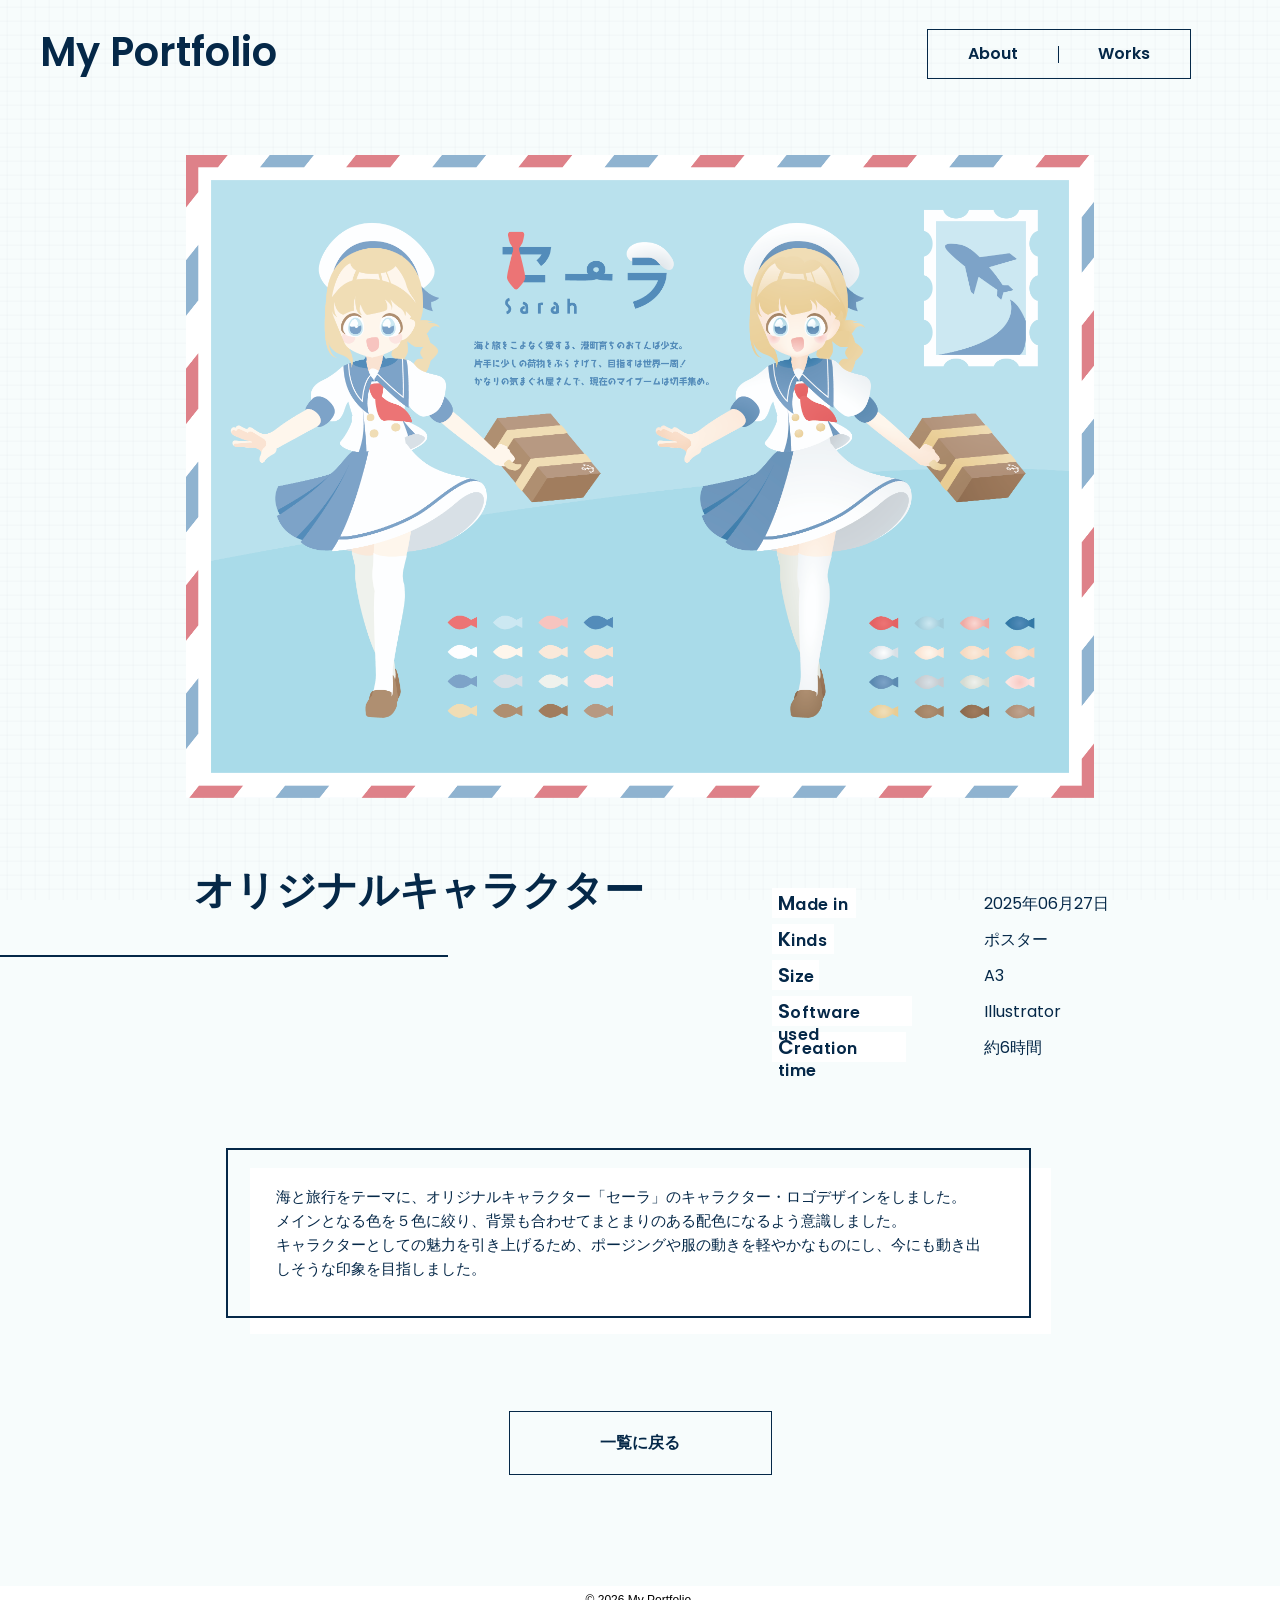
<file: works02.html>
<!DOCTYPE html>
<html lang="ja">
<head>
	<meta charset="UTF-8" />
	<meta name="viewport" content="width=device-width,initial-scale=1"><title>My Portfolio</title>
	<link rel="stylesheet" href="destyle.css">
	<link rel="stylesheet" href="style.css">
	<link rel="preconnect" href="https://fonts.googleapis.com">
	<link rel="preconnect" href="https://fonts.gstatic.com" crossorigin>
	<link href="https://fonts.googleapis.com/css2?family=Poppins:wght@400;600&display=swap" rel="stylesheet">
</head>
<body id="top">
	<header class="header">
		<h1 class="header_title"><a href="index.html#top">My Portfolio</a></h1>
		<input type="checkbox" id="navi_button">
		<label for="navi_button" class="navi_icon"><span></span></label>
		<nav class="globalnav">
			<ul class="header_button">
				<li><a href="index.html#about">About</a></li>
				<li><a href="index.html#works">Works</a></li>
			</ul>
		</nav>
	</header>
	
	<section>
		<div class="work_line2"></div>
		<div class="work_main_W">
			<div class="work_txt_W">
				<h2 class="work_title_W">オリジナルキャラクター</h2>
				<div class="work_data_box">
					<ul class="work_dataname">
						<li class="work_dataname1"><span class="work_datename_first">M</span>ade in</li>
						<li class="work_dataname2"><span class="work_datename_first">K</span>inds</li>
						<li class="work_dataname3"><span class="work_datename_first">S</span>ize</li>
						<li class="work_dataname4"><span class="work_datename_first">S</span>oftware used</li>
						<li class="work_dataname5"><span class="work_datename_first">C</span>reation time</li>
					</ul>
					<ul class="work_data">
						<li>2025年06月27日</li>
						<li>ポスター</li>
						<li>A3</li>
						<li>Illustrator</li>
						<li>約6時間</li>
					</ul>
				</div>
			</div>
			<div class="work_img_W">
				<img src="oc.png" alt="" width="908" height="642">
			</div>
		</div>

		<div class="work_concept_box">
			<div class="work_concept_space">
				<p class="work_concept">海と旅行をテーマに、オリジナルキャラクター「セーラ」のキャラクター・ロゴデザインをしました。<br>メインとなる色を５色に絞り、背景も合わせてまとまりのある配色になるよう意識しました。<br>キャラクターとしての魅力を引き上げるため、ポージングや服の動きを軽やかなものにし、今にも動き出しそうな印象を目指しました。</p>
			</div>
		</div>
	</section>

	<p class="work_back"><a href="index.html#works">一覧に戻る</a></p>

	<div class="footer">
		<p class="copyright">©︎ 2026 My Portfolio.</p>
	</div>
</body>
</html>
</file>
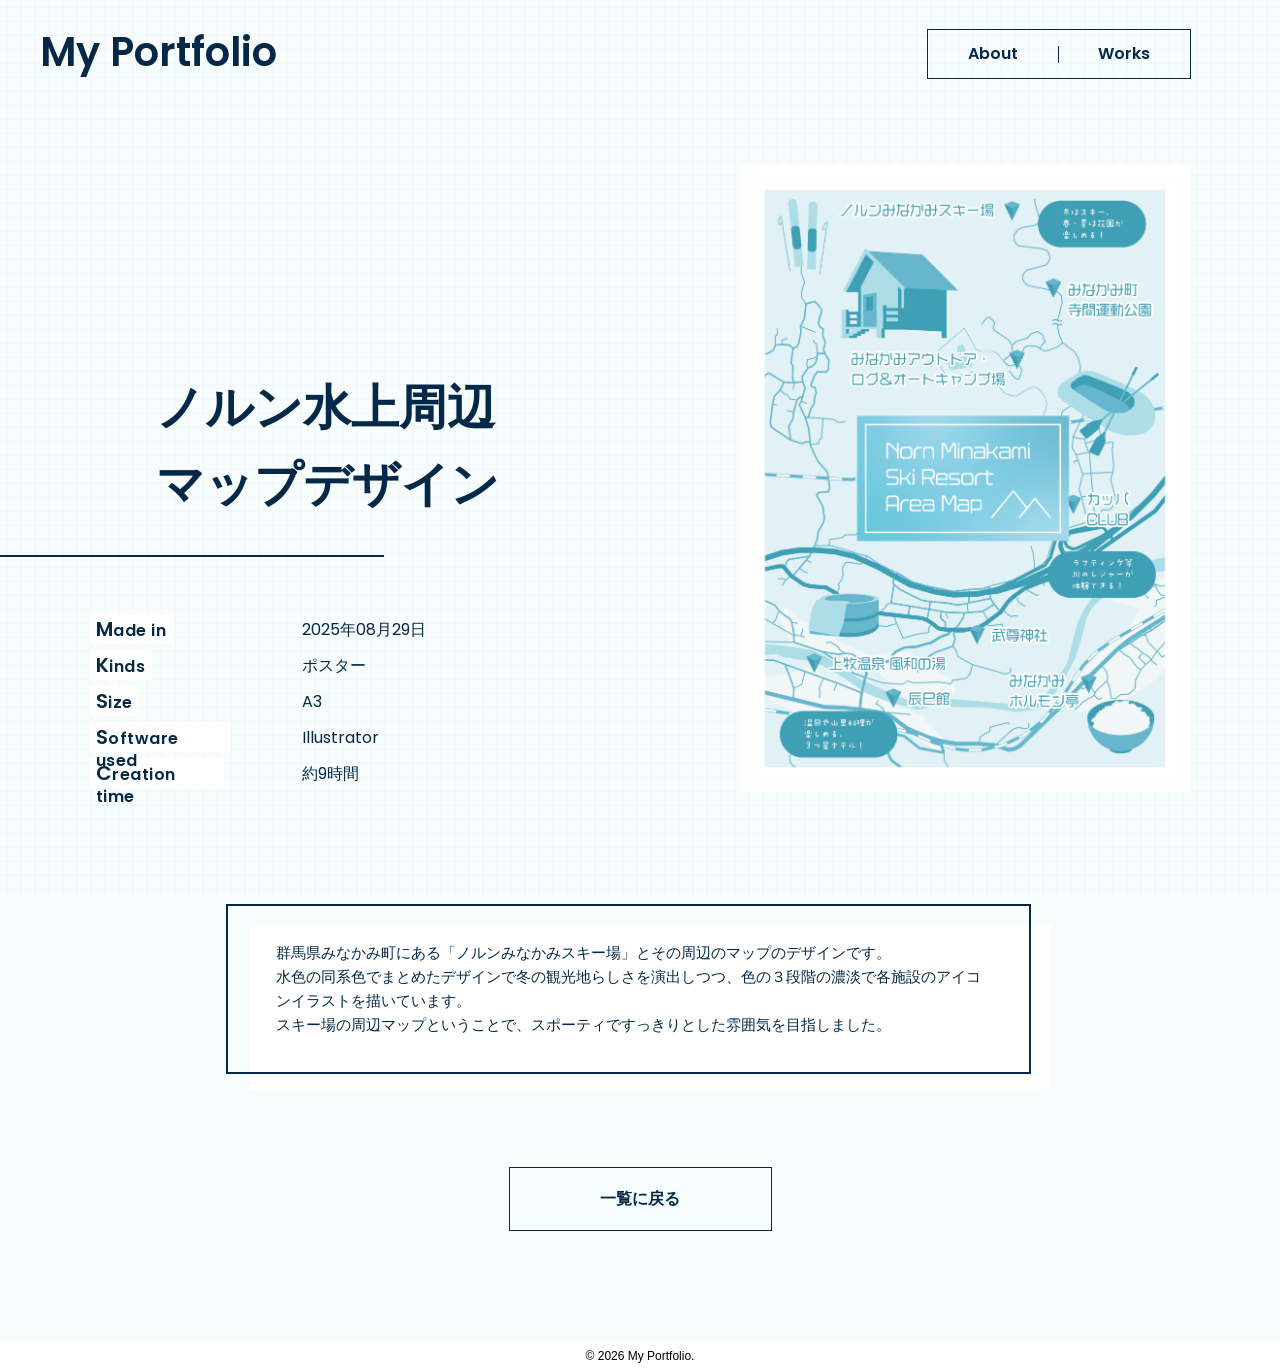
<file: works04.html>
<!DOCTYPE html>
<html lang="ja">
<head>
	<meta charset="UTF-8" />
	<meta name="viewport" content="width=device-width,initial-scale=1"><title>My Portfolio</title>
	<link rel="stylesheet" href="destyle.css">
	<link rel="stylesheet" href="style.css">
	<link rel="preconnect" href="https://fonts.googleapis.com">
	<link rel="preconnect" href="https://fonts.gstatic.com" crossorigin>
	<link href="https://fonts.googleapis.com/css2?family=Poppins:wght@400;600&display=swap" rel="stylesheet">
</head>
<body id="top">
	<header class="header">
		<h1 class="header_title"><a href="index.html#top">My Portfolio</a></h1>
		<input type="checkbox" id="navi_button">
		<label for="navi_button" class="navi_icon"><span></span></label>
		<nav class="globalnav">
			<ul class="header_button">
				<li><a href="index.html#about">About</a></li>
				<li><a href="index.html#works">Works</a></li>
			</ul>
		</nav>
	</header>
	
	<section>
		<div class="work_line1"></div>
		<div class="work_main">
			<div class="work_txt">
				<h2 class="work_title">ノルン水上周辺<br>マップデザイン</h2>
				<div class="work_data_box">
					<ul class="work_dataname">
						<li class="work_dataname1"><span class="work_datename_first">M</span>ade in</li>
						<li class="work_dataname2"><span class="work_datename_first">K</span>inds</li>
						<li class="work_dataname3"><span class="work_datename_first">S</span>ize</li>
						<li class="work_dataname4"><span class="work_datename_first">S</span>oftware used</li>
						<li class="work_dataname5"><span class="work_datename_first">C</span>reation time</li>
					</ul>
					<ul class="work_data">
						<li>2025年08月29日</li>
						<li>ポスター</li>
						<li>A3</li>
						<li>Illustrator</li>
						<li>約9時間</li>
					</ul>
				</div>
			</div>
			<div class="work_img">
				<img src="map.png" alt="" width="450" height="642">
			</div>
		</div>

		<div class="work_concept_box">
			<div class="work_concept_space">
				<p class="work_concept">群馬県みなかみ町にある「ノルンみなかみスキー場」とその周辺のマップのデザインです。<br>水色の同系色でまとめたデザインで冬の観光地らしさを演出しつつ、色の３段階の濃淡で各施設のアイコンイラストを描いています。<br>スキー場の周辺マップということで、スポーティですっきりとした雰囲気を目指しました。</p>
			</div>
		</div>

	</section>

	<p class="work_back"><a href="index.html#works">一覧に戻る</a></p>

	<div class="footer">
		<p class="copyright">©︎ 2026 My Portfolio.</p>
	</div>
</body>
</html>
</file>
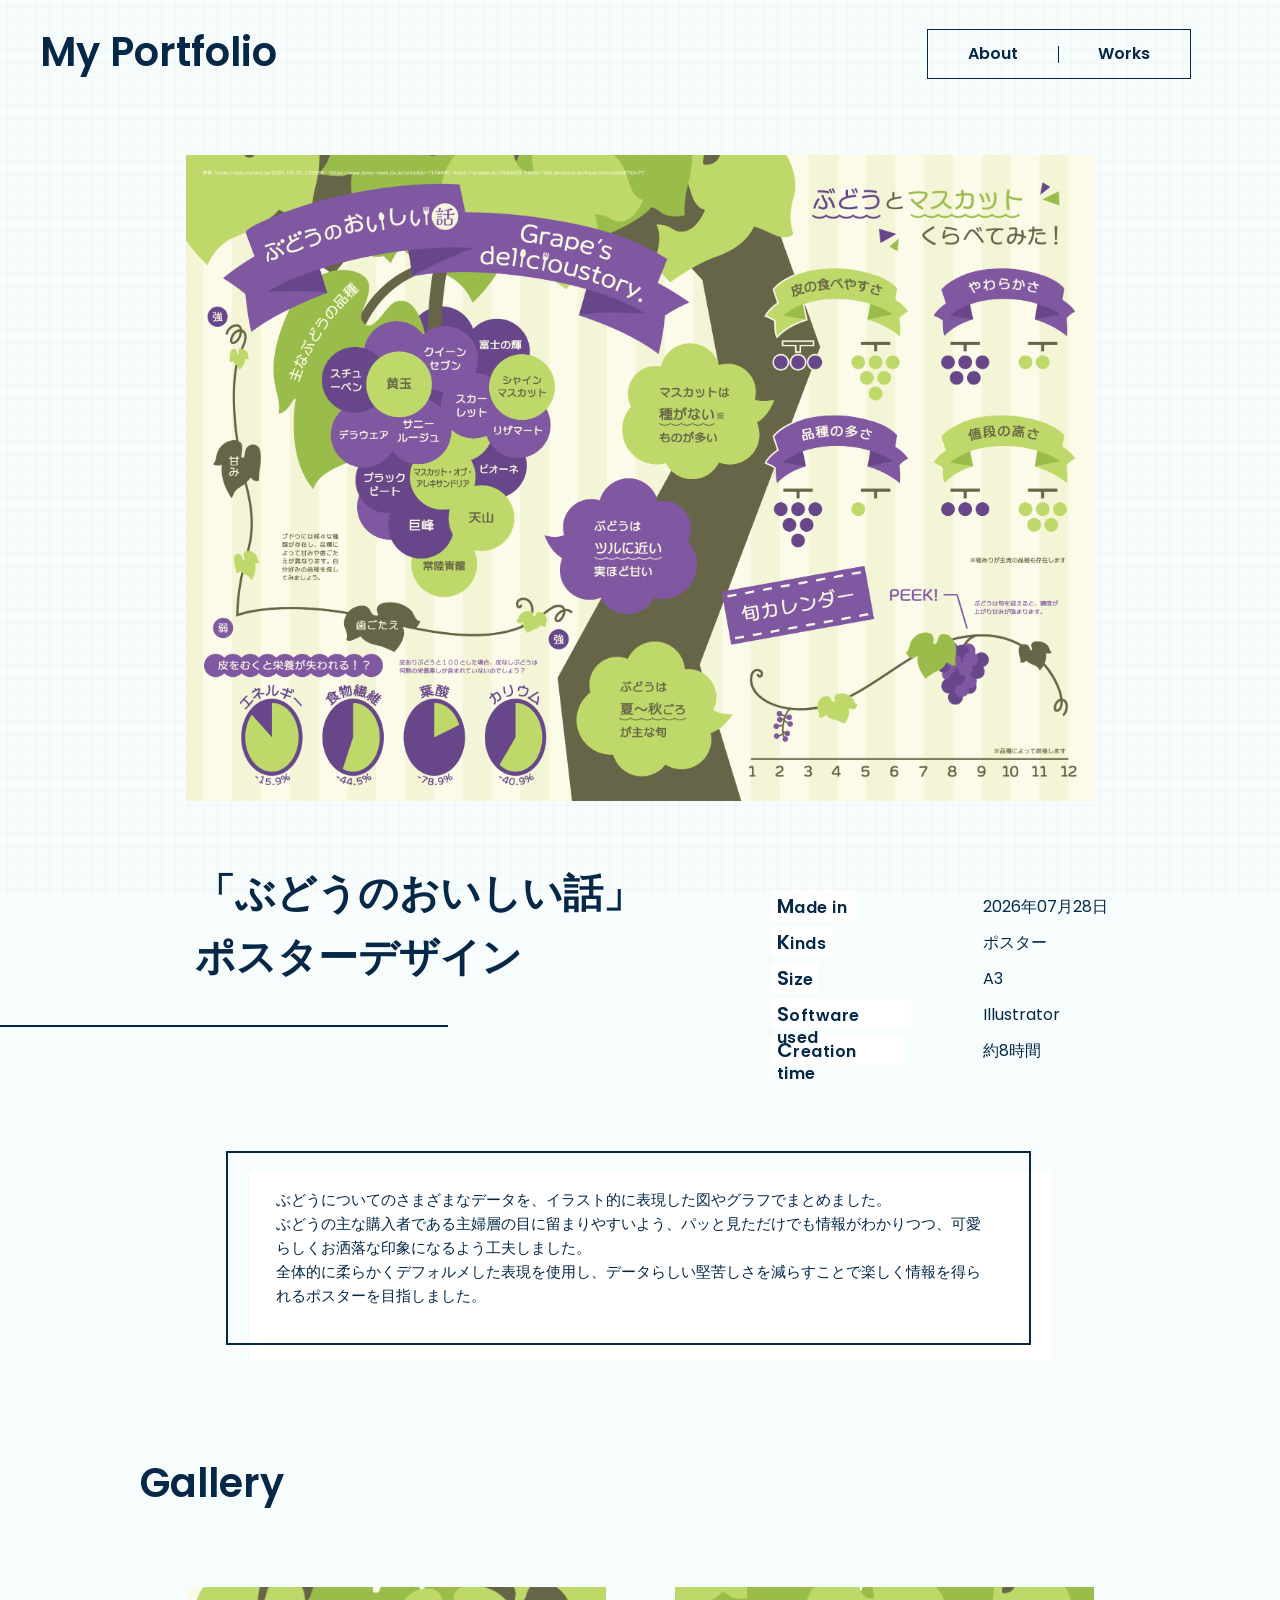
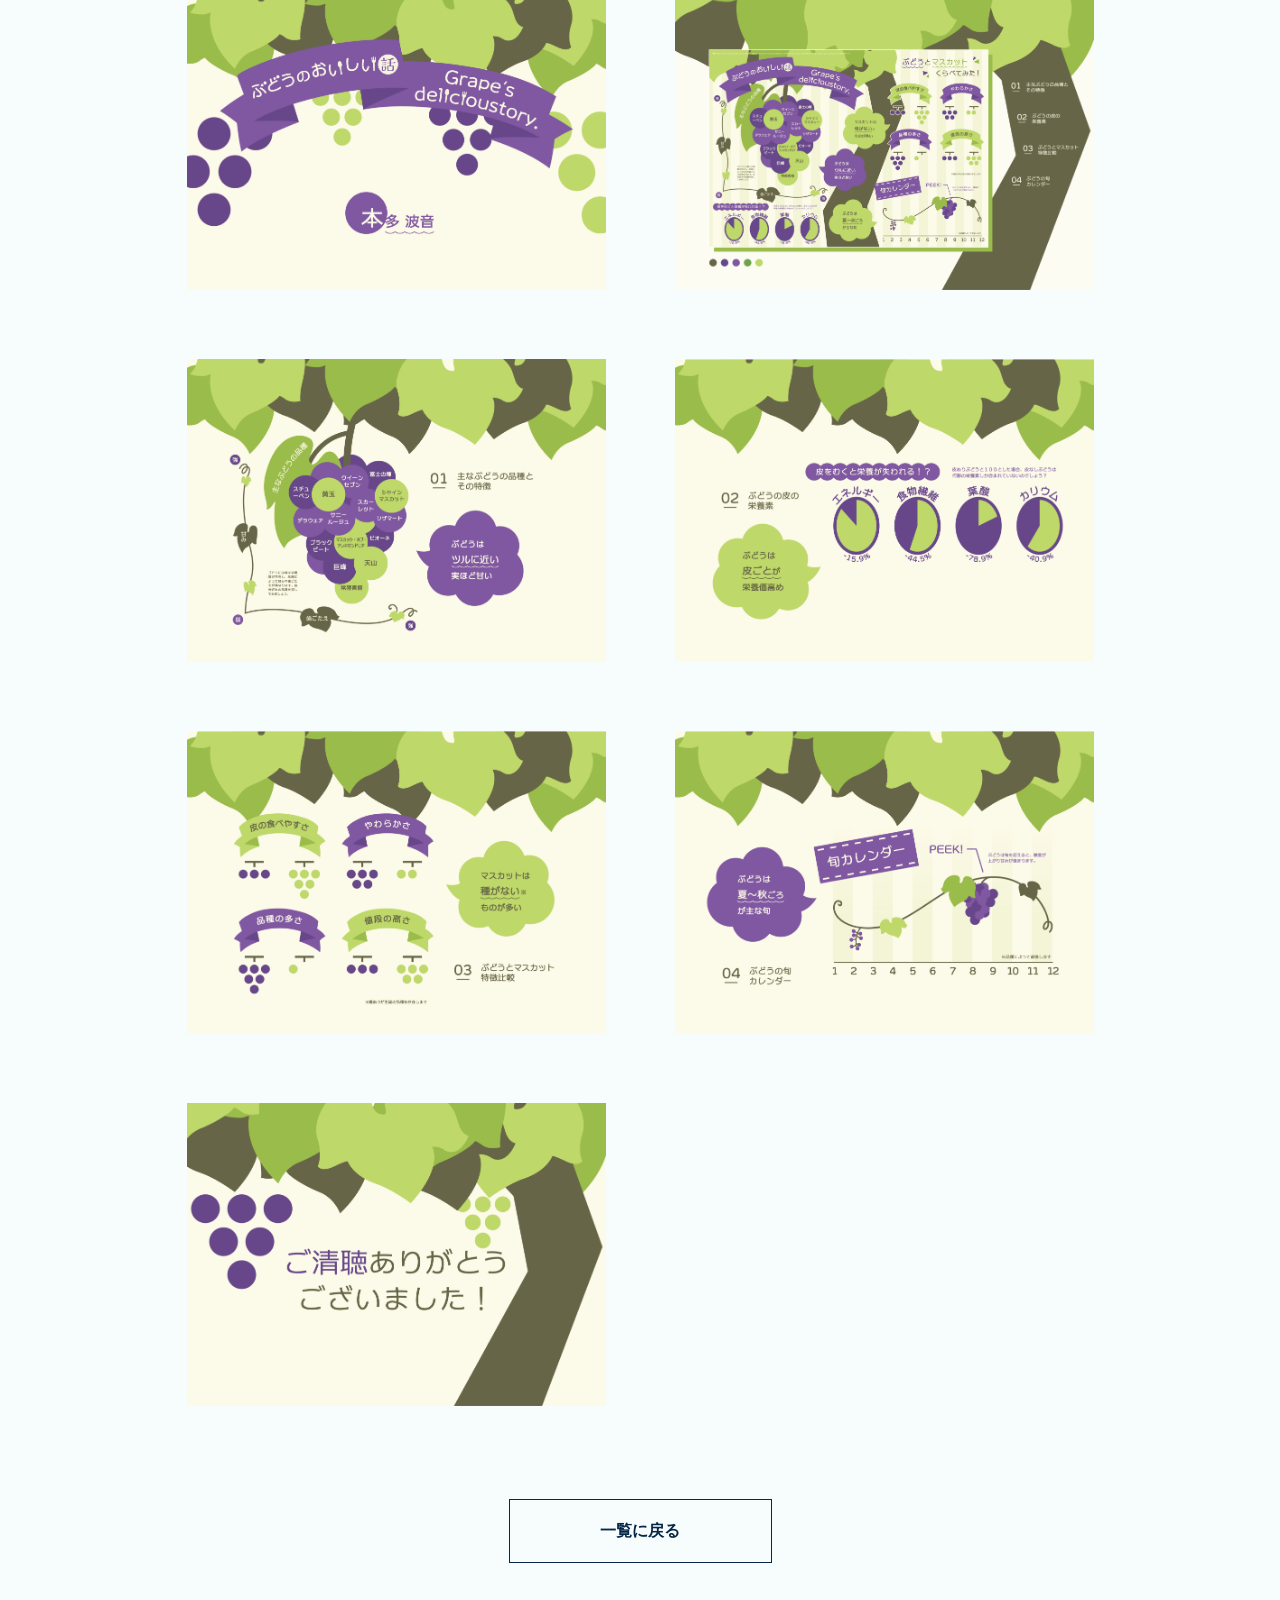
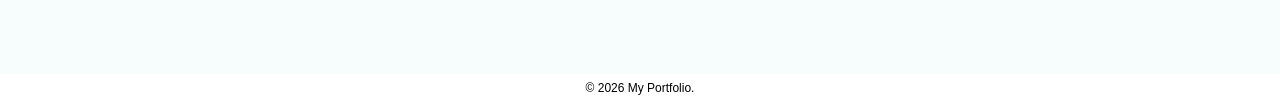
<file: works06.html>
<!DOCTYPE html>
<html lang="ja">
<head>
	<meta charset="UTF-8" />
	<meta name="viewport" content="width=device-width,initial-scale=1"><title>My Portfolio</title>
	<link rel="stylesheet" href="destyle.css">
	<link rel="stylesheet" href="style.css">
	<link rel="preconnect" href="https://fonts.googleapis.com">
	<link rel="preconnect" href="https://fonts.gstatic.com" crossorigin>
	<link href="https://fonts.googleapis.com/css2?family=Poppins:wght@400;600&display=swap" rel="stylesheet">
</head>
<body id="top">
	<header class="header">
		<h1 class="header_title"><a href="index.html#top">My Portfolio</a></h1>
		<input type="checkbox" id="navi_button">
		<label for="navi_button" class="navi_icon"><span></span></label>
		<nav class="globalnav">
			<ul class="header_button">
				<li><a href="index.html#about">About</a></li>
				<li><a href="index.html#works">Works</a></li>
			</ul>
		</nav>
	</header>
	
	<section>
		<div class="work_line4"></div>
		<div class="work_main_W">
			<div class="work_txt_W2">
				<h2 class="work_title_W2">「ぶどうのおいしい話」<br>ポスターデザイン</h2>
				<div class="work_data_box">
					<ul class="work_dataname">
						<li class="work_dataname1"><span class="work_datename_first">M</span>ade in</li>
						<li class="work_dataname2"><span class="work_datename_first">K</span>inds</li>
						<li class="work_dataname3"><span class="work_datename_first">S</span>ize</li>
						<li class="work_dataname4"><span class="work_datename_first">S</span>oftware used</li>
						<li class="work_dataname5"><span class="work_datename_first">C</span>reation time</li>
					</ul>
					<ul class="work_data">
						<li>2026年07月28日</li>
						<li>ポスター</li>
						<li>A3</li>
						<li>Illustrator</li>
						<li>約8時間</li>
					</ul>
				</div>
			</div>
			<div class="work_img_W">
				<img src="grape.png" alt="" width="908" height="642">
			</div>
		</div>

		<div class="work_concept_box">
			<div class="work_concept_space">
				<p class="work_concept">ぶどうについてのさまざまなデータを、イラスト的に表現した図やグラフでまとめました。<br>ぶどうの主な購入者である主婦層の目に留まりやすいよう、パッと見ただけでも情報がわかりつつ、可愛らしくお洒落な印象になるよう工夫しました。<br>全体的に柔らかくデフォルメした表現を使用し、データらしい堅苦しさを減らすことで楽しく情報を得られるポスターを目指しました。</p>
			</div>
		</div>
	</section>
	
	<section>
		<div class="pagespace">
			<div class="work_gallery">
				<h2 class="title">Gallery</h2>
			</div>
		</div>
		<div class="work_gallery_space">
			<div class="work_gallery_grid">
				<img src="grapepresen1.png" alt="" width="411" height="297">
				<img src="grapepresen2.png" alt="" width="411" height="297">
				<img src="grapepresen3.png" alt="" width="411" height="297">
				<img src="grapepresen4.png" alt="" width="411" height="297">
				<img src="grapepresen5.png" alt="" width="411" height="297">
				<img src="grapepresen6.png" alt="" width="411" height="297">
				<img src="grapepresen7.png" alt="" width="411" height="297">
			</div>
		</div>
	</section>

	<p class="work_back"><a href="index.html#works">一覧に戻る</a></p>

	<div class="footer">
		<p class="copyright">©︎ 2026 My Portfolio.</p>
	</div>
</body>
</html>
</file>
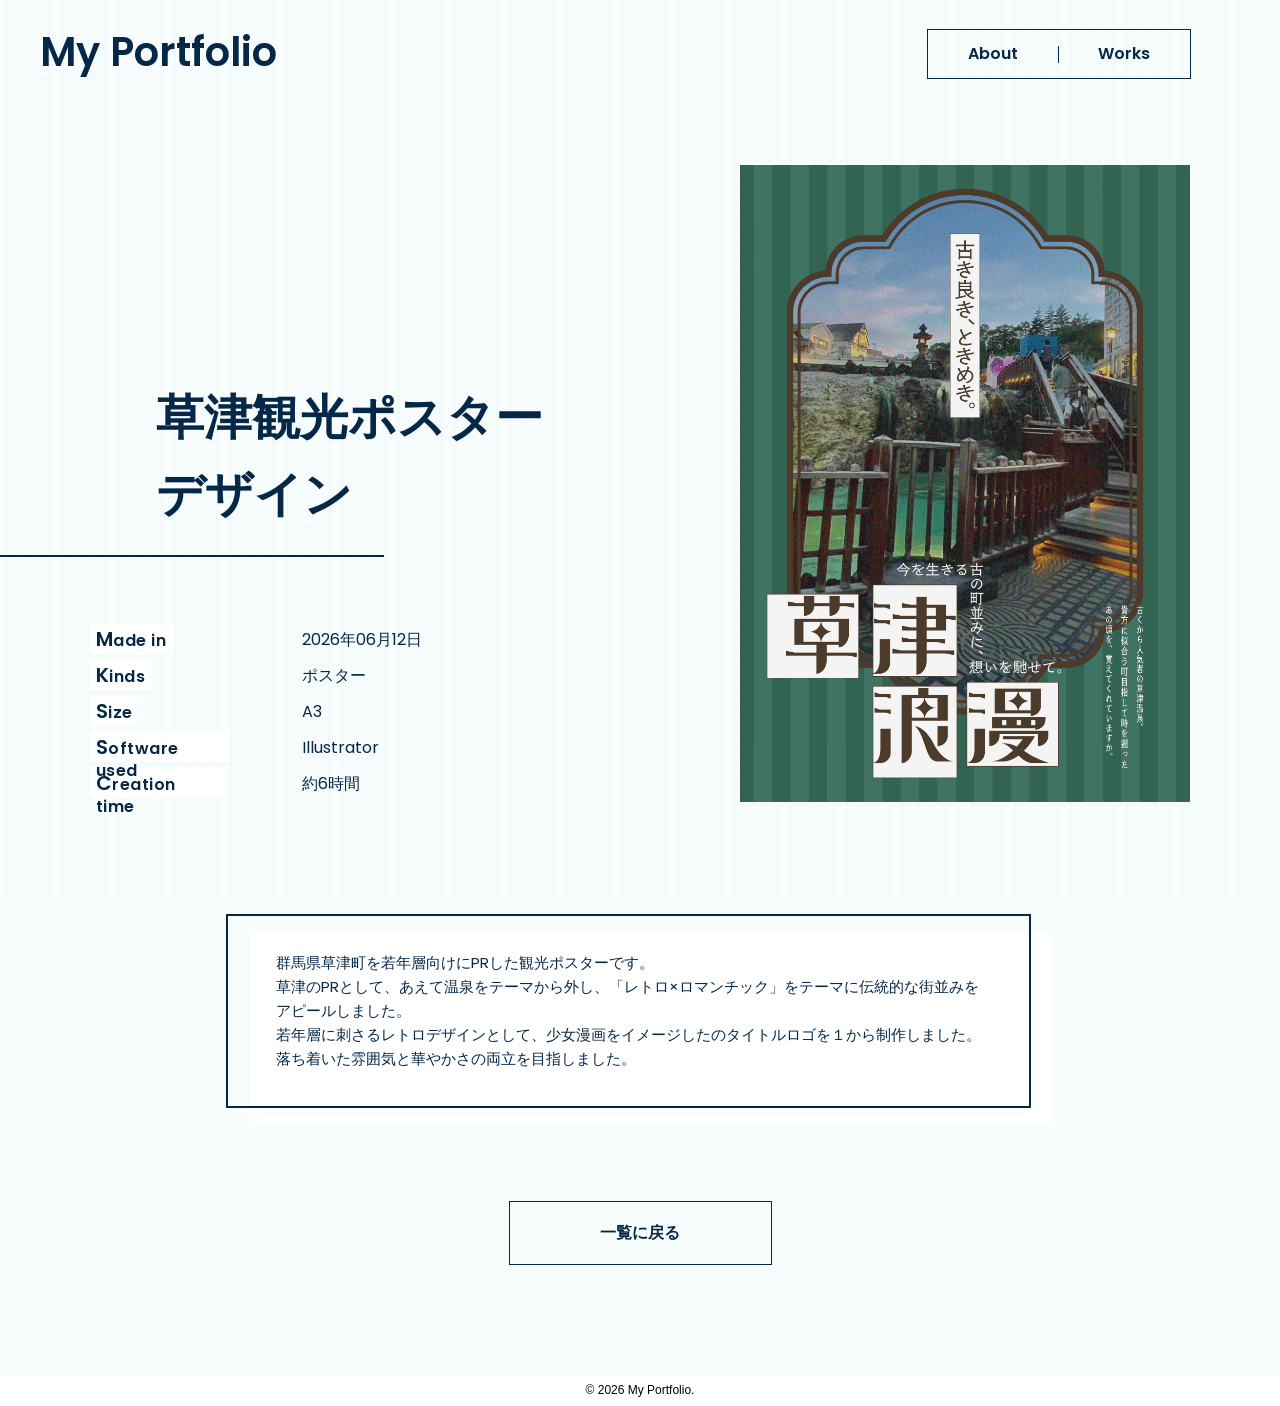
<file: works08.html>
<!DOCTYPE html>
<html lang="ja">
<head>
	<meta charset="UTF-8" />
	<meta name="viewport" content="width=device-width,initial-scale=1"><title>My Portfolio</title>
	<link rel="stylesheet" href="destyle.css">
	<link rel="stylesheet" href="style.css">
	<link rel="preconnect" href="https://fonts.googleapis.com">
	<link rel="preconnect" href="https://fonts.gstatic.com" crossorigin>
	<link href="https://fonts.googleapis.com/css2?family=Poppins:wght@400;600&display=swap" rel="stylesheet">
</head>
<body id="top">
	<header class="header">
		<h1 class="header_title"><a href="index.html#top">My Portfolio</a></h1>
		<input type="checkbox" id="navi_button">
		<label for="navi_button" class="navi_icon"><span></span></label>
		<nav class="globalnav">
			<ul class="header_button">
				<li><a href="index.html#about">About</a></li>
				<li><a href="index.html#works">Works</a></li>
			</ul>
		</nav>
	</header>
	
	<section>
		<div class="work_line1"></div>
		<div class="work_main">
			<div class="work_txt">
				<h2 class="work_title">草津観光ポスター<br>デザイン</h2>
				<div class="work_data_box">
					<ul class="work_dataname">
						<li class="work_dataname1"><span class="work_datename_first">M</span>ade in</li>
						<li class="work_dataname2"><span class="work_datename_first">K</span>inds</li>
						<li class="work_dataname3"><span class="work_datename_first">S</span>ize</li>
						<li class="work_dataname4"><span class="work_datename_first">S</span>oftware used</li>
						<li class="work_dataname5"><span class="work_datename_first">C</span>reation time</li>
					</ul>
					<ul class="work_data">
						<li>2026年06月12日</li>
						<li>ポスター</li>
						<li>A3</li>
						<li>Illustrator</li>
						<li>約6時間</li>
					</ul>
				</div>
			</div>
			<div class="work_img">
				<img src="kusatsu.png" alt="" width="450" height="642">
			</div>
		</div>

		<div class="work_concept_box">
			<div class="work_concept_space">
				<p class="work_concept">群馬県草津町を若年層向けにPRした観光ポスターです。<br>草津のPRとして、あえて温泉をテーマから外し、「レトロ×ロマンチック」をテーマに伝統的な街並みをアピールしました。<br>若年層に刺さるレトロデザインとして、少女漫画をイメージしたのタイトルロゴを１から制作しました。<br>落ち着いた雰囲気と華やかさの両立を目指しました。</p>
			</div>
		</div>

	</section>

	<p class="work_back"><a href="index.html#works">一覧に戻る</a></p>

	<div class="footer">
		<p class="copyright">©︎ 2026 My Portfolio.</p>
	</div>
</body>
</html>
</file>
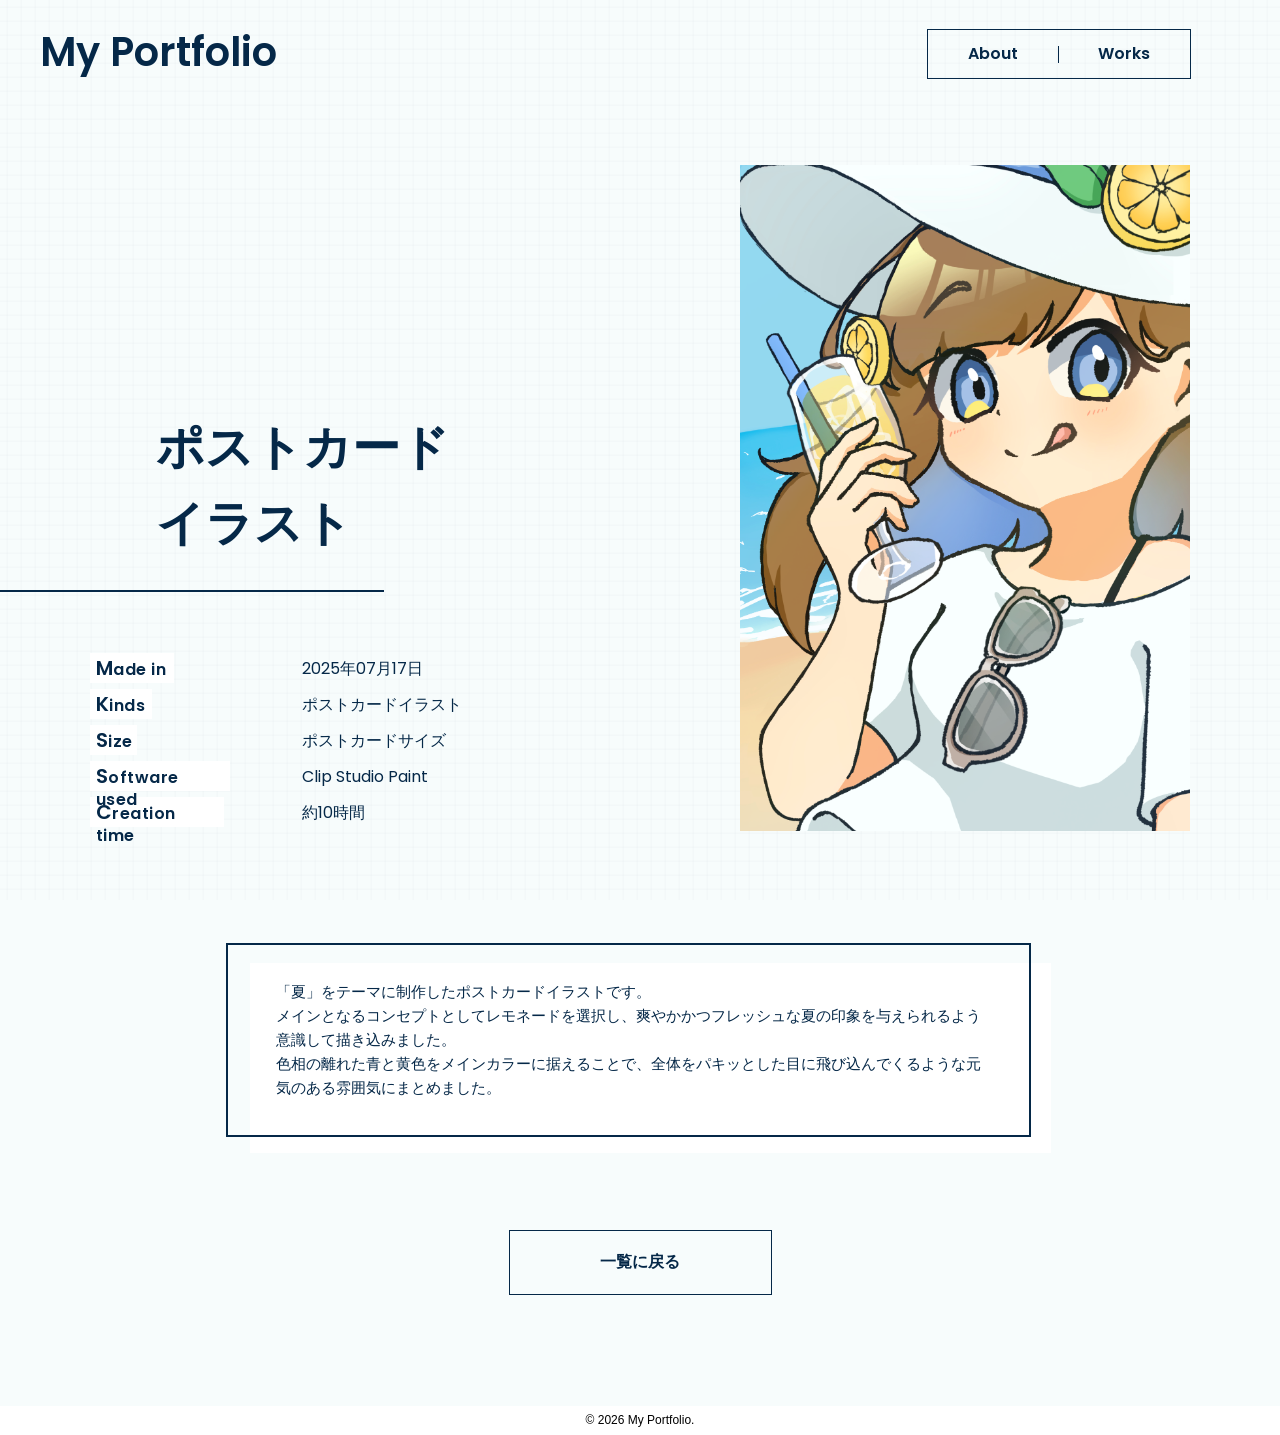
<file: works09.html>
<!DOCTYPE html>
<html lang="ja">
<head>
	<meta charset="UTF-8" />
	<meta name="viewport" content="width=device-width,initial-scale=1"><title>My Portfolio</title>
	<link rel="stylesheet" href="destyle.css">
	<link rel="stylesheet" href="style.css">
	<link rel="preconnect" href="https://fonts.googleapis.com">
	<link rel="preconnect" href="https://fonts.gstatic.com" crossorigin>
	<link href="https://fonts.googleapis.com/css2?family=Poppins:wght@400;600&display=swap" rel="stylesheet">
</head>
<body id="top">
	<header class="header">
		<h1 class="header_title"><a href="index.html#top">My Portfolio</a></h1>
		<input type="checkbox" id="navi_button">
		<label for="navi_button" class="navi_icon"><span></span></label>
		<nav class="globalnav">
			<ul class="header_button">
				<li><a href="index.html#about">About</a></li>
				<li><a href="index.html#works">Works</a></li>
			</ul>
		</nav>
	</header>
	
	<section>
		<div class="work_line5"></div>
		<div class="work_main">
			<div class="work_txt">
				<h2 class="work_title">ポストカード<br>イラスト</h2>
				<div class="work_data_box">
					<ul class="work_dataname">
						<li class="work_dataname1"><span class="work_datename_first">M</span>ade in</li>
						<li class="work_dataname2"><span class="work_datename_first">K</span>inds</li>
						<li class="work_dataname3"><span class="work_datename_first">S</span>ize</li>
						<li class="work_dataname4"><span class="work_datename_first">S</span>oftware used</li>
						<li class="work_dataname5"><span class="work_datename_first">C</span>reation time</li>
					</ul>
					<ul class="work_data">
						<li>2025年07月17日</li>
						<li>ポストカードイラスト</li>
						<li>ポストカードサイズ</li>
						<li>Clip Studio Paint</li>
						<li>約10時間</li>
					</ul>
				</div>
			</div>
			<div class="work_img">
				<img src="summer.png" alt="" width="450" height="666">
			</div>
		</div>

		<div class="work_concept_box">
			<div class="work_concept_space">
				<p class="work_concept">「夏」をテーマに制作したポストカードイラストです。<br>メインとなるコンセプトとしてレモネードを選択し、爽やかかつフレッシュな夏の印象を与えられるよう意識して描き込みました。<br>色相の離れた青と黄色をメインカラーに据えることで、全体をパキッとした目に飛び込んでくるような元気のある雰囲気にまとめました。</p>
			</div>
		</div>

	</section>

	<p class="work_back"><a href="index.html#works">一覧に戻る</a></p>

	<div class="footer">
		<p class="copyright">©︎ 2026 My Portfolio.</p>
	</div>
</body>
</html>
</file>
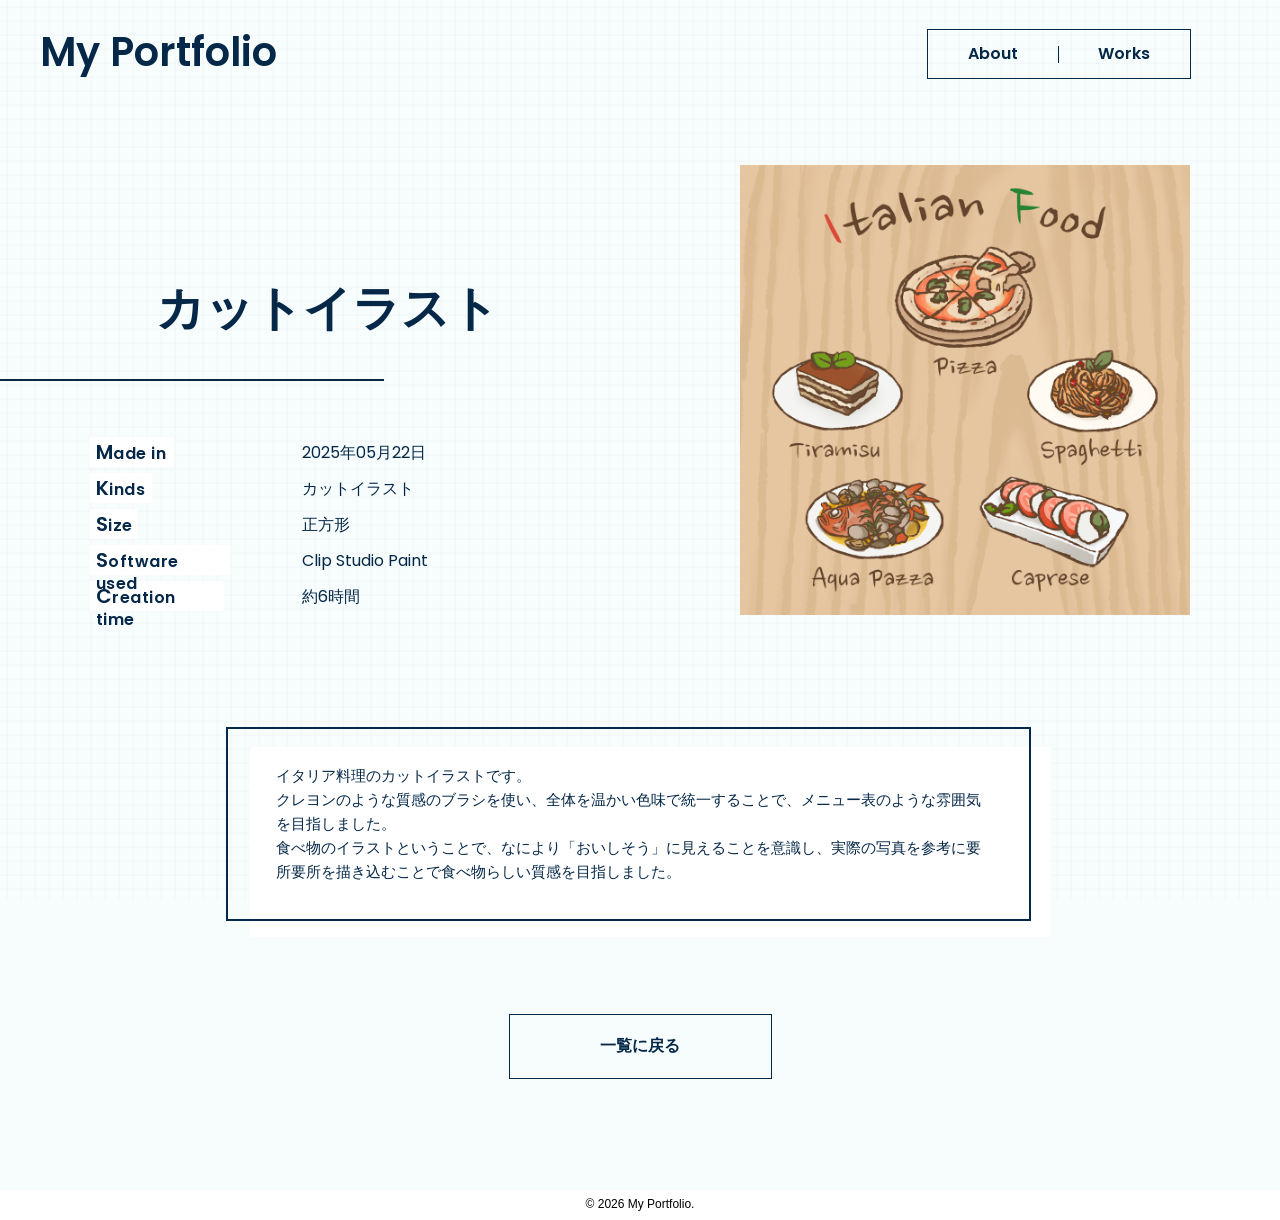
<file: works10.html>
<!DOCTYPE html>
<html lang="ja">
<head>
	<meta charset="UTF-8" />
	<meta name="viewport" content="width=device-width,initial-scale=1"><title>My Portfolio</title>
	<link rel="stylesheet" href="destyle.css">
	<link rel="stylesheet" href="style.css">
	<link rel="preconnect" href="https://fonts.googleapis.com">
	<link rel="preconnect" href="https://fonts.gstatic.com" crossorigin>
	<link href="https://fonts.googleapis.com/css2?family=Poppins:wght@400;600&display=swap" rel="stylesheet">
</head>
<body id="top">
	<header class="header">
		<h1 class="header_title"><a href="index.html#top">My Portfolio</a></h1>
		<input type="checkbox" id="navi_button">
		<label for="navi_button" class="navi_icon"><span></span></label>
		<nav class="globalnav">
			<ul class="header_button">
				<li><a href="index.html#about">About</a></li>
				<li><a href="index.html#works">Works</a></li>
			</ul>
		</nav>
	</header>
	
	<section>
		<div class="work_line6"></div>
		<div class="work_main">
			<div class="work_txt">
				<h2 class="work_title">カットイラスト</h2>
				<div class="work_data_box">
					<ul class="work_dataname">
						<li class="work_dataname1"><span class="work_datename_first">M</span>ade in</li>
						<li class="work_dataname2"><span class="work_datename_first">K</span>inds</li>
						<li class="work_dataname3"><span class="work_datename_first">S</span>ize</li>
						<li class="work_dataname4"><span class="work_datename_first">S</span>oftware used</li>
						<li class="work_dataname5"><span class="work_datename_first">C</span>reation time</li>
					</ul>
					<ul class="work_data">
						<li>2025年05月22日</li>
						<li>カットイラスト</li>
						<li>正方形</li>
						<li>Clip Studio Paint</li>
						<li>約6時間</li>
					</ul>
				</div>
			</div>
			<div class="work_img">
				<img src="Italian.png" alt="" width="450" height="450">
			</div>
		</div>

		<div class="work_concept_box">
			<div class="work_concept_space">
				<p class="work_concept">イタリア料理のカットイラストです。<br>クレヨンのような質感のブラシを使い、全体を温かい色味で統一することで、メニュー表のような雰囲気を目指しました。<br>食べ物のイラストということで、なにより「おいしそう」に見えることを意識し、実際の写真を参考に要所要所を描き込むことで食べ物らしい質感を目指しました。</p>
			</div>
		</div>

	</section>

	<p class="work_back"><a href="index.html#works">一覧に戻る</a></p>

	<div class="footer">
		<p class="copyright">©︎ 2026 My Portfolio.</p>
	</div>
</body>
</html>
</file>
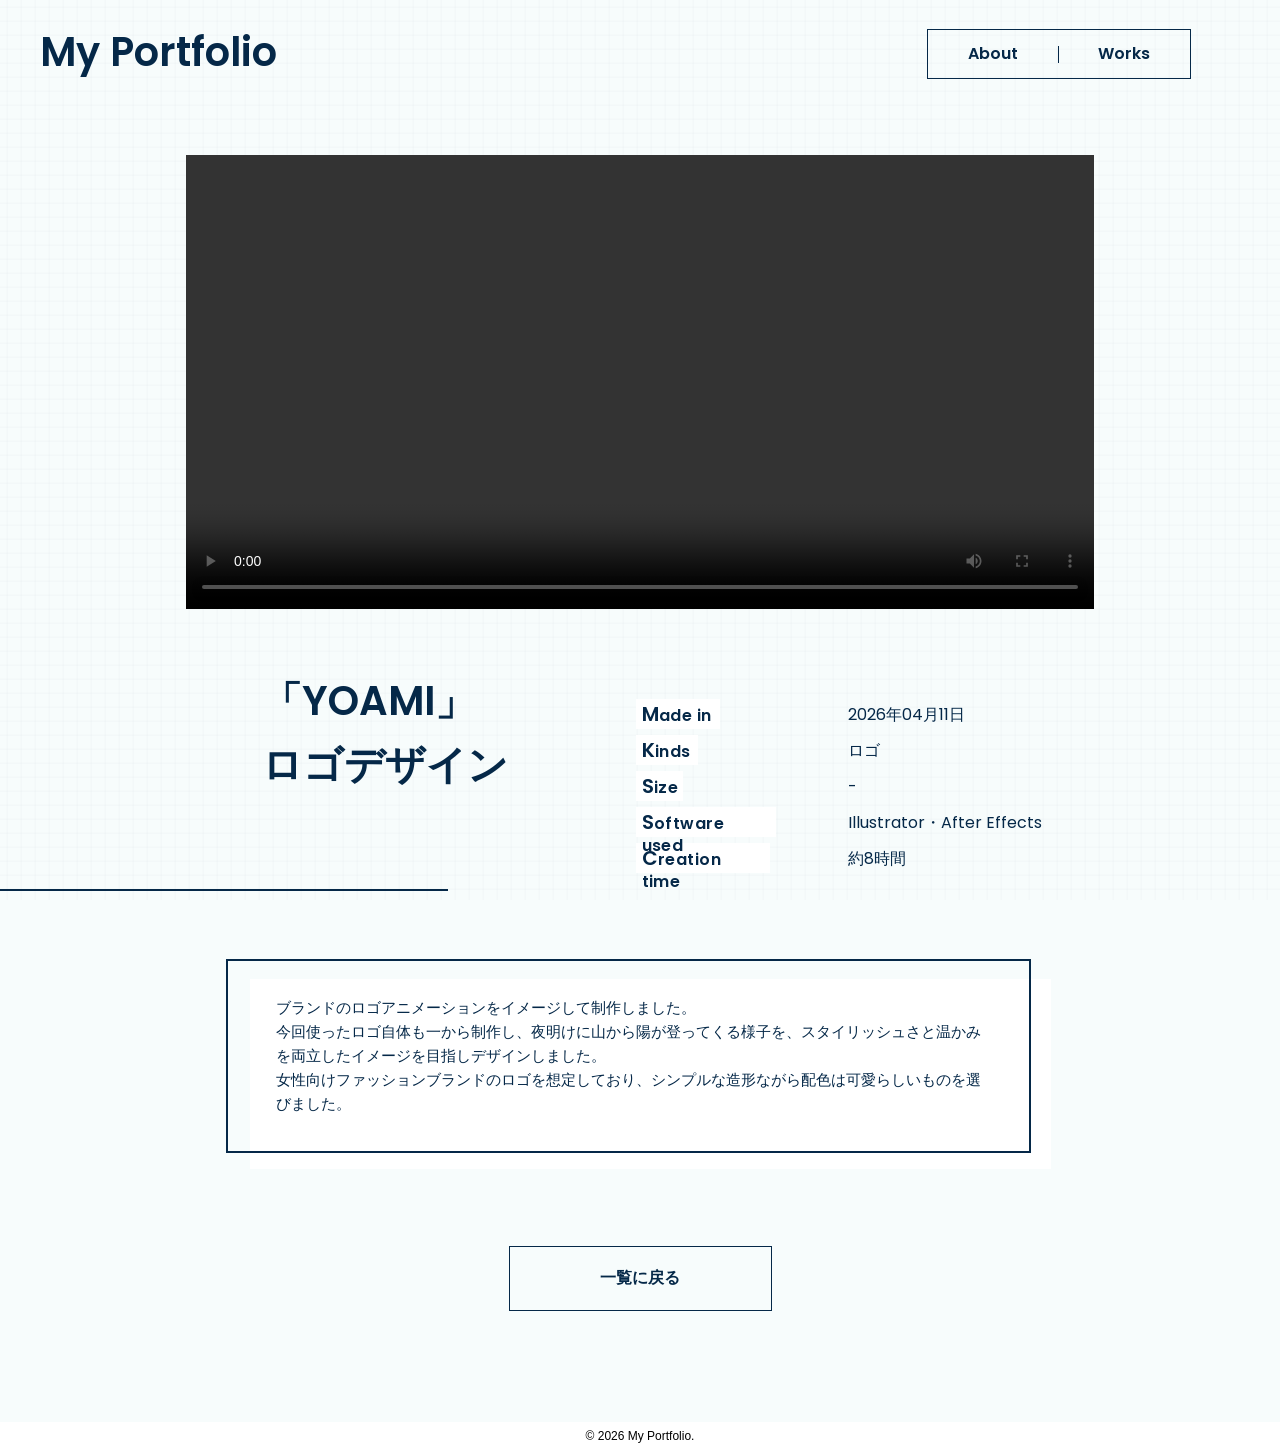
<file: works11.html>
<!DOCTYPE html>
<html lang="ja">
<head>
	<meta charset="UTF-8" />
	<meta name="viewport" content="width=device-width,initial-scale=1"><title>My Portfolio</title>
	<link rel="stylesheet" href="destyle.css">
	<link rel="stylesheet" href="style.css">
	<link rel="preconnect" href="https://fonts.googleapis.com">
	<link rel="preconnect" href="https://fonts.gstatic.com" crossorigin>
	<link href="https://fonts.googleapis.com/css2?family=Poppins:wght@400;600&display=swap" rel="stylesheet">
</head>
<body id="top">
	<header class="header">
		<h1 class="header_title"><a href="index.html#top">My Portfolio</a></h1>
		<input type="checkbox" id="navi_button">
		<label for="navi_button" class="navi_icon"><span></span></label>
		<nav class="globalnav">
			<ul class="header_button">
				<li><a href="index.html#about">About</a></li>
				<li><a href="index.html#works">Works</a></li>
			</ul>
		</nav>
	</header>
	
	<section>
		<div class="work_line7"></div>
		<div class="work_main_W">
			<div class="work_txt_W2">
				<h2 class="work_title_W2">「YOAMI」<br>ロゴデザイン</h2>
				<div class="work_data_box">
					<ul class="work_dataname">
						<li class="work_dataname1"><span class="work_datename_first">M</span>ade in</li>
						<li class="work_dataname2"><span class="work_datename_first">K</span>inds</li>
						<li class="work_dataname3"><span class="work_datename_first">S</span>ize</li>
						<li class="work_dataname4"><span class="work_datename_first">S</span>oftware used</li>
						<li class="work_dataname5"><span class="work_datename_first">C</span>reation time</li>
					</ul>
					<ul class="work_data">
						<li>2026年04月11日</li>
						<li>ロゴ</li>
						<li>-</li>
						<li>Illustrator・After Effects</li>
						<li>約8時間</li>
					</ul>
				</div>
			</div>
			<div class="work_img_W">
				<video src="yoami-motion.mp4" controls autoplay playsinline></video>
			</div>
		</div>

		<div class="work_concept_box">
			<div class="work_concept_space">
				<p class="work_concept">ブランドのロゴアニメーションをイメージして制作しました。<br>今回使ったロゴ自体も一から制作し、夜明けに山から陽が登ってくる様子を、スタイリッシュさと温かみを両立したイメージを目指しデザインしました。<br>女性向けファッションブランドのロゴを想定しており、シンプルな造形ながら配色は可愛らしいものを選びました。</p>
			</div>
		</div>
	</section>

	<p class="work_back"><a href="index.html#works">一覧に戻る</a></p>

	<div class="footer">
		<p class="copyright">©︎ 2026 My Portfolio.</p>
	</div>
</body>
</html>
</file>
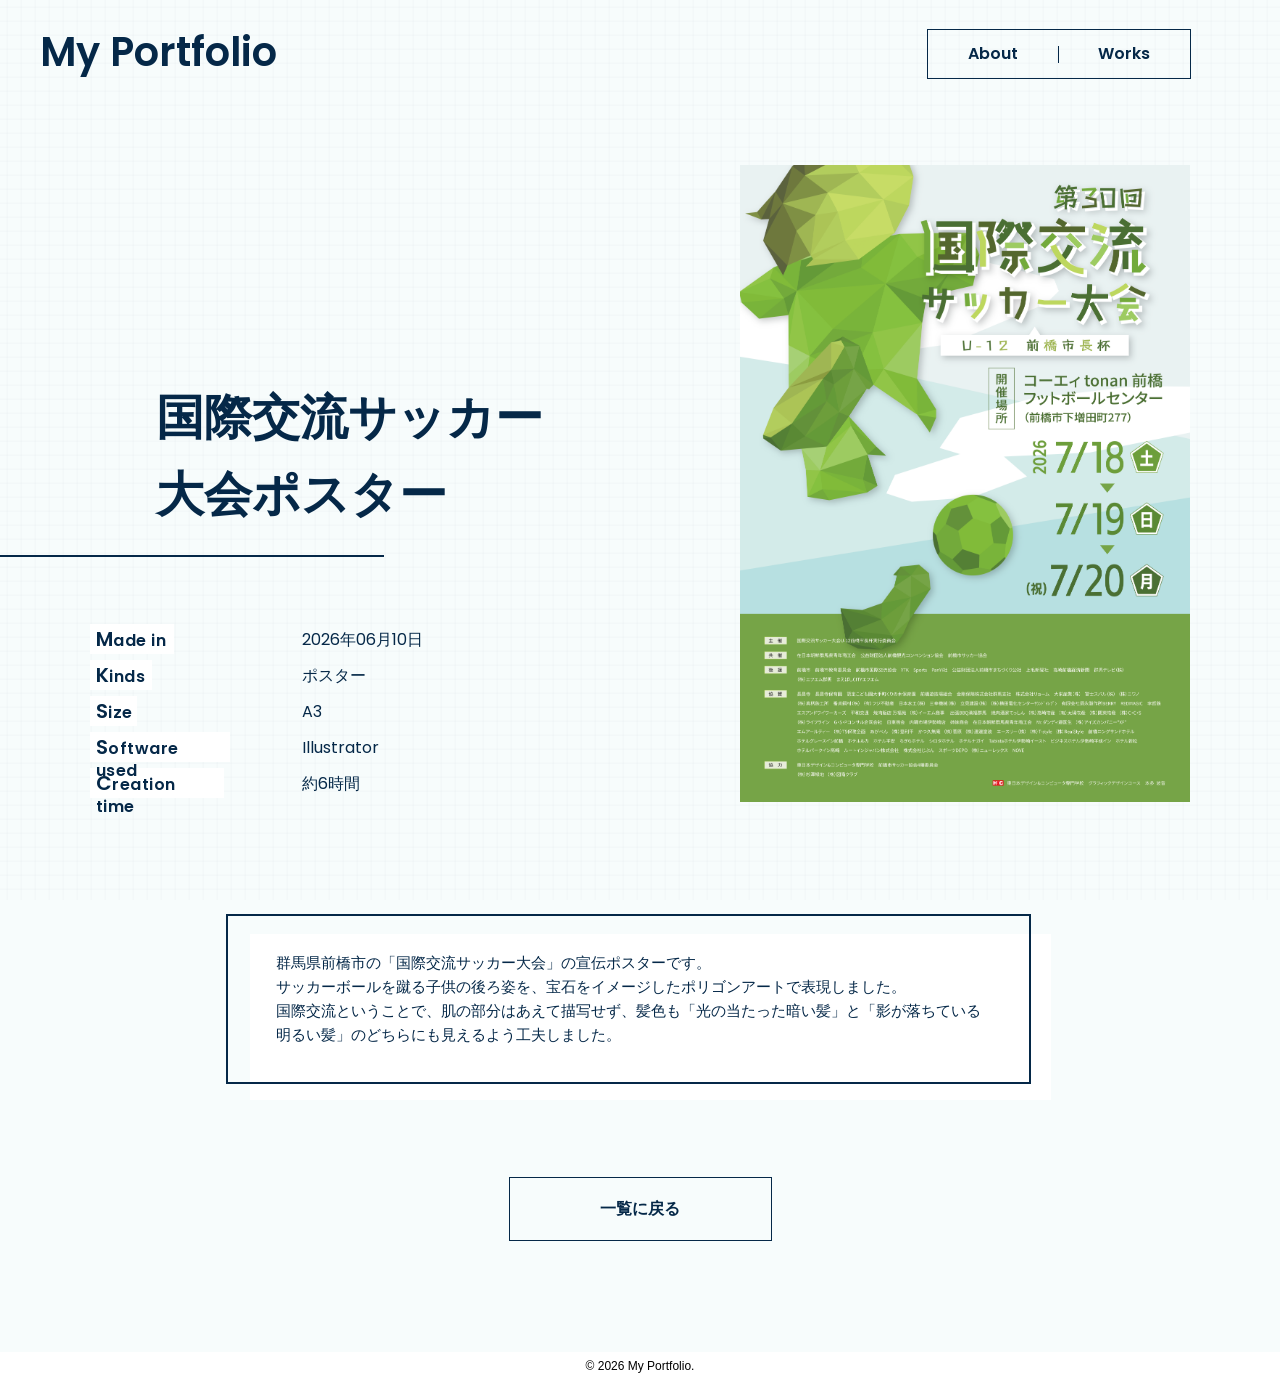
<file: works12.html>
<!DOCTYPE html>
<html lang="ja">
<head>
	<meta charset="UTF-8" />
	<meta name="viewport" content="width=device-width,initial-scale=1"><title>My Portfolio</title>
	<link rel="stylesheet" href="destyle.css">
	<link rel="stylesheet" href="style.css">
	<link rel="preconnect" href="https://fonts.googleapis.com">
	<link rel="preconnect" href="https://fonts.gstatic.com" crossorigin>
	<link href="https://fonts.googleapis.com/css2?family=Poppins:wght@400;600&display=swap" rel="stylesheet">
</head>
<body id="top">
	<header class="header">
		<h1 class="header_title"><a href="index.html#top">My Portfolio</a></h1>
		<input type="checkbox" id="navi_button">
		<label for="navi_button" class="navi_icon"><span></span></label>
		<nav class="globalnav">
			<ul class="header_button">
				<li><a href="index.html#about">About</a></li>
				<li><a href="index.html#works">Works</a></li>
			</ul>
		</nav>
	</header>
	
	<section>
		<div class="work_line1"></div>
		<div class="work_main">
			<div class="work_txt">
				<h2 class="work_title">国際交流サッカー<br>大会ポスター</h2>
				<div class="work_data_box">
					<ul class="work_dataname">
						<li class="work_dataname1"><span class="work_datename_first">M</span>ade in</li>
						<li class="work_dataname2"><span class="work_datename_first">K</span>inds</li>
						<li class="work_dataname3"><span class="work_datename_first">S</span>ize</li>
						<li class="work_dataname4"><span class="work_datename_first">S</span>oftware used</li>
						<li class="work_dataname5"><span class="work_datename_first">C</span>reation time</li>
					</ul>
					<ul class="work_data">
						<li>2026年06月10日</li>
						<li>ポスター</li>
						<li>A3</li>
						<li>Illustrator</li>
						<li>約6時間</li>
					</ul>
				</div>
			</div>
			<div class="work_img">
				<img src="soccer.png" alt="" width="450" height="642">
			</div>
		</div>

		<div class="work_concept_box">
			<div class="work_concept_space">
				<p class="work_concept">群馬県前橋市の「国際交流サッカー大会」の宣伝ポスターです。<br>サッカーボールを蹴る子供の後ろ姿を、宝石をイメージしたポリゴンアートで表現しました。<br>国際交流ということで、肌の部分はあえて描写せず、髪色も「光の当たった暗い髪」と「影が落ちている明るい髪」のどちらにも見えるよう工夫しました。</p>
			</div>
		</div>

	</section>

	<p class="work_back"><a href="index.html#works">一覧に戻る</a></p>

	<div class="footer">
		<p class="copyright">©︎ 2026 My Portfolio.</p>
	</div>
</body>
</html>
</file>
<file: destyle.css>
/*! destyle.css v4.0.1 | MIT License | https://github.com/nicolas-cusan/destyle.css */

/* Reset box-model and set borders */
/* ============================================ */

*,
::before,
::after {
  box-sizing: border-box;
  border-style: solid;
  border-width: 0;
  min-width: 0;
}

/* Document */
/* ============================================ */

/**
 * 1. Correct the line height in all browsers.
 * 2. Prevent adjustments of font size after orientation changes in iOS.
 * 3. Remove gray overlay on links for iOS.
 */

html {
  line-height: 1.15; /* 1 */
  -webkit-text-size-adjust: 100%; /* 2 */
  -webkit-tap-highlight-color: transparent; /* 3*/
}

/* Sections */
/* ============================================ */

/**
 * Remove the margin in all browsers.
 */

body {
  margin: 0;
}

/**
 * Render the `main` element consistently in IE.
 */

main {
  display: block;
}

/* Vertical rhythm */
/* ============================================ */

p,
table,
blockquote,
address,
pre,
iframe,
form,
figure,
dl {
  margin: 0;
}

/* Headings */
/* ============================================ */

h1,
h2,
h3,
h4,
h5,
h6 {
  font-size: inherit;
  font-weight: inherit;
  margin: 0;
}

/* Lists (enumeration) */
/* ============================================ */

ul,
ol {
  margin: 0;
  padding: 0;
  list-style: none;
}

/* Lists (definition) */
/* ============================================ */

dt {
  font-weight: bold;
}

dd {
  margin-left: 0;
}

/* Grouping content */
/* ============================================ */

/**
 * 1. Add the correct box sizing in Firefox.
 * 2. Show the overflow in Edge and IE.
 */

hr {
  box-sizing: content-box; /* 1 */
  height: 0; /* 1 */
  overflow: visible; /* 2 */
  border-top-width: 1px;
  margin: 0;
  clear: both;
  color: inherit;
}

/**
 * 1. Correct the inheritance and scaling of font size in all browsers.
 * 2. Correct the odd `em` font sizing in all browsers.
 */

pre {
  font-family: monospace, monospace; /* 1 */
  font-size: inherit; /* 2 */
}

address {
  font-style: inherit;
}

/* Text-level semantics */
/* ============================================ */

/**
 * Remove the gray background on active links in IE 10.
 */

a {
  background-color: transparent;
  text-decoration: none;
  color: inherit;
}

/**
 * 1. Remove the bottom border in Chrome 57-
 * 2. Add the correct text decoration in Chrome, Edge, IE, Opera, and Safari.
 */

abbr[title] {
  text-decoration: underline dotted; /* 2 */
}

/**
 * Add the correct font weight in Chrome, Edge, and Safari.
 */

b,
strong {
  font-weight: bolder;
}

/**
 * 1. Correct the inheritance and scaling of font size in all browsers.
 * 2. Correct the odd `em` font sizing in all browsers.
 */

code,
kbd,
samp {
  font-family: monospace, monospace; /* 1 */
  font-size: inherit; /* 2 */
}

/**
 * Add the correct font size in all browsers.
 */

small {
  font-size: 80%;
}

/**
 * Prevent `sub` and `sup` elements from affecting the line height in
 * all browsers.
 */

sub,
sup {
  font-size: 75%;
  line-height: 0;
  position: relative;
  vertical-align: baseline;
}

sub {
  bottom: -0.25em;
}

sup {
  top: -0.5em;
}

/* Replaced content */
/* ============================================ */

/**
 * Prevent vertical alignment issues.
 */

svg,
img,
embed,
object,
iframe {
  vertical-align: bottom;
}

/* Forms */
/* ============================================ */

/**
 * Reset form fields to make them styleable.
 * 1. Make form elements stylable across systems iOS especially.
 * 2. Inherit text-transform from parent.
 */

button,
input,
optgroup,
select,
textarea {
  -webkit-appearance: none; /* 1 */
  appearance: none;
  vertical-align: middle;
  color: inherit;
  font: inherit;
  background: transparent;
  padding: 0;
  margin: 0;
  border-radius: 0;
  text-align: inherit;
  text-transform: inherit; /* 2 */
}

/**
 * Correct cursors for clickable elements.
 */

button,
[type="button"],
[type="reset"],
[type="submit"] {
  cursor: pointer;
}

button:disabled,
[type="button"]:disabled,
[type="reset"]:disabled,
[type="submit"]:disabled {
  cursor: default;
}

/**
 * Improve outlines for Firefox and unify style with input elements & buttons.
 */

:-moz-focusring {
  outline: auto;
}

select:disabled {
  opacity: inherit;
}

/**
 * Remove padding
 */

option {
  padding: 0;
}

/**
 * Reset to invisible
 */

fieldset {
  margin: 0;
  padding: 0;
  min-width: 0;
}

legend {
  padding: 0;
}

/**
 * Add the correct vertical alignment in Chrome, Firefox, and Opera.
 */

progress {
  vertical-align: baseline;
}

/**
 * Remove the default vertical scrollbar in IE 10+.
 */

textarea {
  overflow: auto;
}

/**
 * Correct the cursor style of increment and decrement buttons in Chrome.
 */

[type="number"]::-webkit-inner-spin-button,
[type="number"]::-webkit-outer-spin-button {
  height: auto;
}

/**
 * Correct the outline style in Safari.
 */

[type="search"] {
  outline-offset: -2px; /* 1 */
}

/**
 * Remove the inner padding in Chrome and Safari on macOS.
 */

[type="search"]::-webkit-search-decoration {
  -webkit-appearance: none;
}

/**
 * 1. Correct the inability to style clickable types in iOS and Safari.
 * 2. Fix font inheritance.
 */

::-webkit-file-upload-button {
  -webkit-appearance: button; /* 1 */
  font: inherit; /* 2 */
}

/**
 * Fix appearance for Firefox
 */
[type="number"] {
  -moz-appearance: textfield;
}

/**
 * Clickable labels
 */

label[for] {
  cursor: pointer;
}

/* Interactive */
/* ============================================ */

/*
 * Add the correct display in Edge, IE 10+, and Firefox.
 */

details {
  display: block;
}

/*
 * Add the correct display in all browsers.
 */

summary {
  display: list-item;
}

/*
 * Remove outline for editable content.
 */

[contenteditable]:focus {
  outline: auto;
}

/* Tables */
/* ============================================ */

/**
1. Correct table border color inheritance in all Chrome and Safari.
*/

table {
  border-color: inherit; /* 1 */
  border-collapse: collapse;
}

caption {
  text-align: left;
}

td,
th {
  vertical-align: top;
  padding: 0;
}

th {
  text-align: left;
  font-weight: bold;
}
</file>
<file: style.css>
@charset "utf-8";
html {
	scroll-behavior: smooth;
}
body{
	font-family: Poppins;
	color: #052848;
	background-color: #f7fcfc;
	background-image: url("portback.png");
	background-size: 350px;
	background-repeat: repeat;
	background-attachment: fixed;
}
img, video{
	display: block;
	max-width: 100%;
	height: auto;
}
section {
	position: relative;
}
a{
	text-decoration: none;
}

.header{
	position: sticky;
	top: 0;
	z-index: 1000;
	display: flex;
	justify-content: space-between;
}
.header_title{
	font-size: 40px;
	font-weight: 600;
	margin: 29px 0px 0px 40px;
}
.header_button{
	display: flex;
	border: #052848 1px solid;
	margin: 29px 89px 0px 0px;
}
.header_button li{
	font-size: 16px;
	font-weight: 600;
	padding: 15px 40px;
}
.header_button li :hover{
	text-decoration: underline;
	text-decoration-thickness: 2px;
}
.header_button li + li{
	position: relative;
}
.header_button li + li::before{
	content: "";
	display: block;
	width: 1px;
	height: 17px;
	background: #052848;
	position: absolute;
	top: 16px;
	left: 0px;
}
@media (max-width:767px){
	.navi_icon{
		display: flex;
		justify-content: center;
		align-items: center;
		margin: 39px 40px 0px 0px;
		width: 27px;
		height: 27px;
		z-index: 1001;
	}
	.navi_icon span, .navi_icon span::before, .navi_icon span::after{
		content: '';
		display: block;
		width: 28px;
		height: 3px;
		background: #052848;
		position: absolute;
		transition: 0.2s;
	}
	.navi_icon span::before{
		bottom: 10px;
	}
	.navi_icon span::after{
		top: 10px;
	}
	#navi_button{
		display: none;
	}
	.globalnav{
		width: 180px;
		height: 100%;
		position: fixed;
		top: 0;
		right: -180px;
		background-color: #fff;
		transition: all 0.5s;
	}
	.header_button{
		padding: 60px 0;
		border: none;
		flex-direction: column;
	}
	.header_button li{
		font-size: 20px;
	}
	.header_button li a{
		display: block;
		width: 100%;
		box-sizing: border-box;
		position: relative;
		padding: 0 36px;
	}
	.header_button li + li::before{
		background-color: rgba(255, 255, 255, 0);
	}
	#navi_button:checked ~ .navi_icon span{
		background-color: rgba(255, 255, 255, 0);
	}
	#navi_button:checked ~ .navi_icon span::before{
		bottom: 0;
		transform: rotate(45deg);
	}
	#navi_button:checked ~ .navi_icon span::after{
		top: 0;
		transform: rotate(-45deg);
	}
	#navi_button:checked ~ .globalnav{
		right: 0;
	}
}


.hero{
	height: 828px;
}
.hero_img{
	position: absolute;
	top: 0;
	right: calc(50% - 10px);
	z-index: -1;
}
.hero_txt{
	font-size: 96px;
	font-weight: 600;
	line-height: 120%;
	position: absolute;
	top: 233px;
	left: calc(50% - 41px);
	padding-bottom: 52px;
}
.hero_line{
	height: 2px;
	background: #052848;
	margin-left: 57%;
	margin-right: auto;
	position: relative;
	top: 413px;
}
@media (max-width:862px){
	.hero_img{
		left: 0;
		max-width: 85vw;
	}
	.hero_txt{
		top: 470px;
		left: auto;
		right: 7.5%;
	}
	.hero_line{
		top: 645px;
	}
}
@media (max-width:570px){
	.hero_txt{
		font-size: 80px;
		top: 505px;
	}
	.hero_line{
		margin-left: 50%;
	}
}

.title{
	font-size: 40px;
	font-weight: 600;
}
.scroll{
	position: absolute;
	height: 90px;
 	top: -90px;
	visibility: hidden;
}
.pagespace{
	width: 1000px;
	margin: 0 auto;
}
@media (max-width:1050px){
	.pagespace{
		width: 90vw;
	}
}

.about{
	display: flex;
	justify-content: space-between;
}
.about_txt{
	margin-top: 25px;
	width: 500px;
	line-height: 160%;
}
.about_name{
	font-weight: 600;
	font-size: 32px;
	margin-bottom: 53px;
}
.about_school{
	margin-bottom: 46px;
	font-size: 16px;
}
.about_kerning{
	letter-spacing: -0.09em;
}
.about_intro{
	font-size: 16px;
	margin-bottom: 113px;
}
.about_img{
	margin-top: 25px;
}
@media (max-width:1010px){
	.about{
		flex-direction: column-reverse;
		align-items: center;
		margin: 0 auto;
		width: 500px;
		max-width: 80vw;
	}
	.about_txt{
		width: 100%;
	}
	.about_img{
		margin-bottom: 15px;
	}
	.about_img img{
		width: 100%;
	}
}

.works_img1, .works_img2{
	display: flex;
	justify-content: center;
	gap: 85px;
}
.works_img1{
	margin-top: 44px;
}
.works_img2{
	align-items: flex-end;
	margin: -94px 0 70px;
}

.works_trance :hover{
	transform: scale(1.04);
	transition: all 0.2s;
}
.works_title{
	font-size: 20px;
	font-weight: 600;
	margin: 30px 0px 20px;
}
.works_date{
	font-size: 14px;
	letter-spacing: 0.1em;
	font-stretch: condensed;
}
@media (max-width:1050px){
	.works_img1, .works_img2{
		gap: 5vw;
	}
	.works_img2{
		margin-top: -74px;
	}
	.works_box{
		zoom: 0.9;
	}
}
@media (max-width:950px){
	.works_title{
		font-size: 17px;
		margin-bottom: 15px;
	}
	.works_date{
		font-size: 10px;
	}
}
@media (max-width:700px){
	.works_title{
		font-size: 15px;
		margin-bottom: 13px;
	}
	.works_img2{
		margin-top: -54px;
	}
}
@media (max-width:600px){
	.works_title{
		font-size: 13px;
		margin-bottom: 11px;
	}
	.works_img2{
		margin-top: -34px;
	}
}
@media (max-width:500px){
	.works_img2{
		margin-bottom: 60px;
	}
}

.work_main{
	display: flex;
	justify-content: space-between;
	align-items: flex-end;	
	
	width: 1100px;
	margin: 84px auto 112px;
	transform: translateX(-4.5%);
}
.work_main_W{
	display: flex;
	flex-direction: column-reverse;
	align-items: center;
		
	width: 1100px;
	max-width: 100%;
	margin: 74px auto 82px;
}
.work_txt_W, .work_txt_W2{
	display: flex;
}
.work_title{
	font-size: 48px;
	font-weight: 600;
	line-height: 160%;
	margin: 0px 0px 0px 66px;
}
.work_title_W, .work_title_W2{
	font-size: 40px;
	margin: 60px 10vw 0 23px;
	font-weight: 600;
	line-height: 160%;
}
.work_line1, .work_line5, .work_line6{
	height: 2px;
	background: #052848;
	margin-left: auto;
	margin-right: 70%;
	position: relative;
}
.work_line2, .work_line3, .work_line4, .work_line7{
	height: 2px;
	background: #052848;
	margin-left: auto;
	margin-right: 65%;
	position: relative;
}
.work_line1{
	top: 476px;
}
.work_line2, .work_line3{
	top: 876px;
}
.work_line4{
	top: 946px;
}
.work_line5{
	top: 511px;
}
.work_line6{
	top: 300px;
}
.work_line7{
	top: 810px;
}
.work_data_box{
	display: flex;
	margin: 88px 0px 0px;
}
.work_datename_first{
	font-size: 20px;
	line-height: 150%;
}
.work_dataname li{
	font-size: 16px;
	font-weight: 600;
	letter-spacing: 0.03em;
	padding: 0px 6px;
}
.work_dataname1{
	background: #fff;
	width: 84px;
	height: 24px;
	margin-top: 2px;
	box-shadow: 0px 6px 0px 0px #fff;
}
.work_dataname2{
	background: #fff;
	width: 62px;
	height: 24px;
	margin-top: 12px;
	box-shadow: 0px 6px 0px 0px #fff;
}
.work_dataname3{
	background: #fff;
	width: 47px;
	height: 24px;
	margin-top: 12px;
	box-shadow: 0px 6px 0px 0px #fff;
}
.work_dataname4{
	background: #fff;
	width: 140px;
	height: 24px;
	margin-top: 12px;
	box-shadow: 0px 6px 0px 0px #fff;
}
.work_dataname5{
	background: #fff;
	width: 134px;
	height: 24px;
	margin-top: 12px;
	box-shadow: 0px 6px 0px 0px #fff;
}
.work_data{
	font-size: 16px;
	line-height: 225%;
	margin-left: 72px;
}
.work_img_W{
	max-width: 100%;
}
.work_img_W video{
	width: 908px;
	height: auto;
}
@media (max-width:1300px){
	.work_main{
		transform: none;
	}
}
@media (max-width:1150px){
	.work_main{
		width: 95vw;
	}
}
@media (max-width:1070px){
	.work_txt_W2{
		display: flex;
		flex-direction: column;
		align-items: center;
	}
	.work_line3{
		margin-right: 40%;
	}
	.work_line4{
		margin-right: 45%;
	}
	.work_line7{
		margin-right: 50%;
	}
}
@media (max-width:987px){
	.work_main{
		flex-direction: column-reverse;
		align-items: center;
		
		width: 98vw;
		margin: 74px auto 82px;
	}
	.work_main_W{
		width: 860px;
	}
	.work_title{
		font-size: 40px;
		margin: 60px 10vw 0 23px;
	}
	.work_line1{
		margin-right: 70%;
		top: 934px;
	}
	.work_line2, .work_line3{
		top: 844px;
	}
	.work_line4{
		top: 909px;
	}
	.work_line5{
		margin-right: 70%;
		top: 964px;
	}
	.work_line6{
		margin-right: 65%;
		top: 684px;
	}
	.work_line7{
		top: 782px;
	}
	.work_txt{
		display: flex;
	}
	.work_data{
		margin-left: 32px;
	}
}
@media (max-width:900px){
	.work_main_W{
		width: 760px;
	}
	.work_txt_W{
		display: flex;
		flex-direction: column;
		align-items: center;
	}
	.work_line2{
		margin-right: 40%;
		top: 657px;
	}
	.work_line3{
		top: 772px;
	}
	.work_line4{
		top: 839px;
	}
	.work_line7{
		top: 727px;
	}
}
@media (max-width:830px){
	.work_main_W{
		max-width: 600px;
	}
	.work_title{
		margin-right: 7vw;
	}
	.work_line2, .work_line3{
		margin-right: 40%;
		top: 658px;
	}
	.work_line4{
		top: 723px;
	}
	.work_line7{
		top: 636px;
	}
}
@media (max-width:785px){
	.work_title{
		font-size: 48px;
		margin: 60px 0 0;
	}
	.work_line1{
		margin-right: 40%;
		top: 947px;
	}
	.work_line5{
		margin-right: 40%;
		top: 982px;
	}
	.work_line6{
		margin-right: 40%;
		top: 693px;
	}
	.work_txt{
		display: flex;
		flex-direction: column;
		align-items: center;
	}
	.work_data{
		margin-left: 72px;
	}
}
@media (max-width:640px){
	.work_main_W{
		max-width: 500px;
	}
	.work_line2{
		margin-right: 40%;
		top: 638px;
	}
	.work_line3{
		top: 648px;
	}
	.work_line4{
		top: 618px;
	}
	.work_line7{
		top: 542px;
	}
	.work_title_W2{
		font-size: 34px;
		margin: 42px auto 0;
	}
}
@media (max-width:533px){
	.work_main{
		margin-top: 52px;
	}
	.work_main_W{
		max-width: 400px;
	}
	.work_img{
		width: 340px;
	}
	.work_title{
		font-size: 40px;
		margin: 46px auto 0;
	}
	.work_title_W{
		font-size: 34px;
		margin: 42px auto 0;
	}
	.work_line1{
		top: 736px;
	}
	.work_line2{
		top: 488px;
	}
	.work_line3{
		top: 538px;
	}
	.work_line4{
		top: 548px;
	}
	.work_line5{
		top: 763px;
	}
	.work_line6{
		top: 531px;
	}
	.work_line7{
		top: 487px;
	}
	.work_data{
		margin-left: 26px;
	}
}
@media (max-width:430px){
	.work_main_W{
		max-width: 340px;
	}
	.work_line3{
		top: 498px;
	}
	.work_line4{
		top: 483px;
	}
	.work_line7{
		top: 437px;
	}
	.work_title_W2{
		font-size: 29px;
		margin: 42px auto 0;
	}
}


.work_concept_box{
	width: 829px;
	margin: 0px auto;
}
.work_concept_space{
	position: relative;
	width: 805px;
	
	border: #052848 2px solid;
}
.work_concept_space::after{
	content: "";
	display: block;
	
	width: 100%;
	height: 100%;
	background: #fff;
	position: absolute;
	top: 18px;
	left: 22px;
	z-index: -1;
}
.work_concept{
	font-size: 15px;
	line-height: 160%;
	padding: 35px 48px;
}
.work_concept a{
	color: #446D92;
	text-decoration: underline;
}
.work_concept a:hover{
	color: #7DA9D0;
}
.work_gallery{
	margin: 115px 0px 81px;
}
.work_gallery_space{
	display: flex;
	justify-content: space-between;
	
	width: 907px;
	max-width: 90%;
	margin: 0px auto 47px;
}
.work_gallery_space a{
	display: block;
	position: relative;
}
.work_gallery_space a::before{
	content: "";
	display: block;
	width: 100%;
	height: 100%;
	background: #fff;
	position: absolute;
	left: 0;
	top: 0;
	opacity: 0;
	transition: all 0.2s ease-in-out;
}
.work_gallery_space a:hover::before{
	opacity: 0.3;
}
.work_gallery_space div + div{
	margin-left: 47px;
}
.work_garelly_img{
	display: flex;
	flex-direction: column;
	justify-content: space-between;
}
.work_gallery_grid{
	display: grid;
	grid-template-columns: repeat(2, 1fr);
	gap: 69px;
}
.work_gallery_grid img{
	width: 100%;
	height: auto;
	display: block;
}
.work_back{
	font-size: 16px;
	font-weight: 600;
	border: #052848 1px solid;
	margin: 93px auto 111px;
	width: 263px;
}
.work_back a{
	display: block;
	width: 100%;
	padding: 22px 90px;
}
.work_back :hover{
	text-decoration: underline;
	text-underline-offset: 2px;
}
@media (max-width:1050px){
	.work_gallery{
		margin-bottom: 61px;
	}
	.work_gallery_space{
		width: 90vw;
	}
}
@media (max-width:922px){
	.work_concept_box{
		width: 90vw;
	}
	.work_concept_space{
		width: 87.5vw;
	}
	.work_gallery_grid{
		gap: 30px;
	}
}
@media (max-width:648px){
	.work_concept{
		font-size: 13px;
	}
	.work_gallery{
		margin-bottom: 41px;
	}
	.work_gallery_space{
		margin-bottom: 27px;
	}
	.work_gallery_space div + div{
		margin-left: 27px;
	}
	.work_back{
		margin: 63px auto 81px; 
	}
}


.footer{
	background: #fff;
}
.copyright{
	font-family: Helvetica, "sans-serif";
	font-size: 12px;
	padding: 8px 0px;
	text-align: center;
	color: #000;
}
</file>
